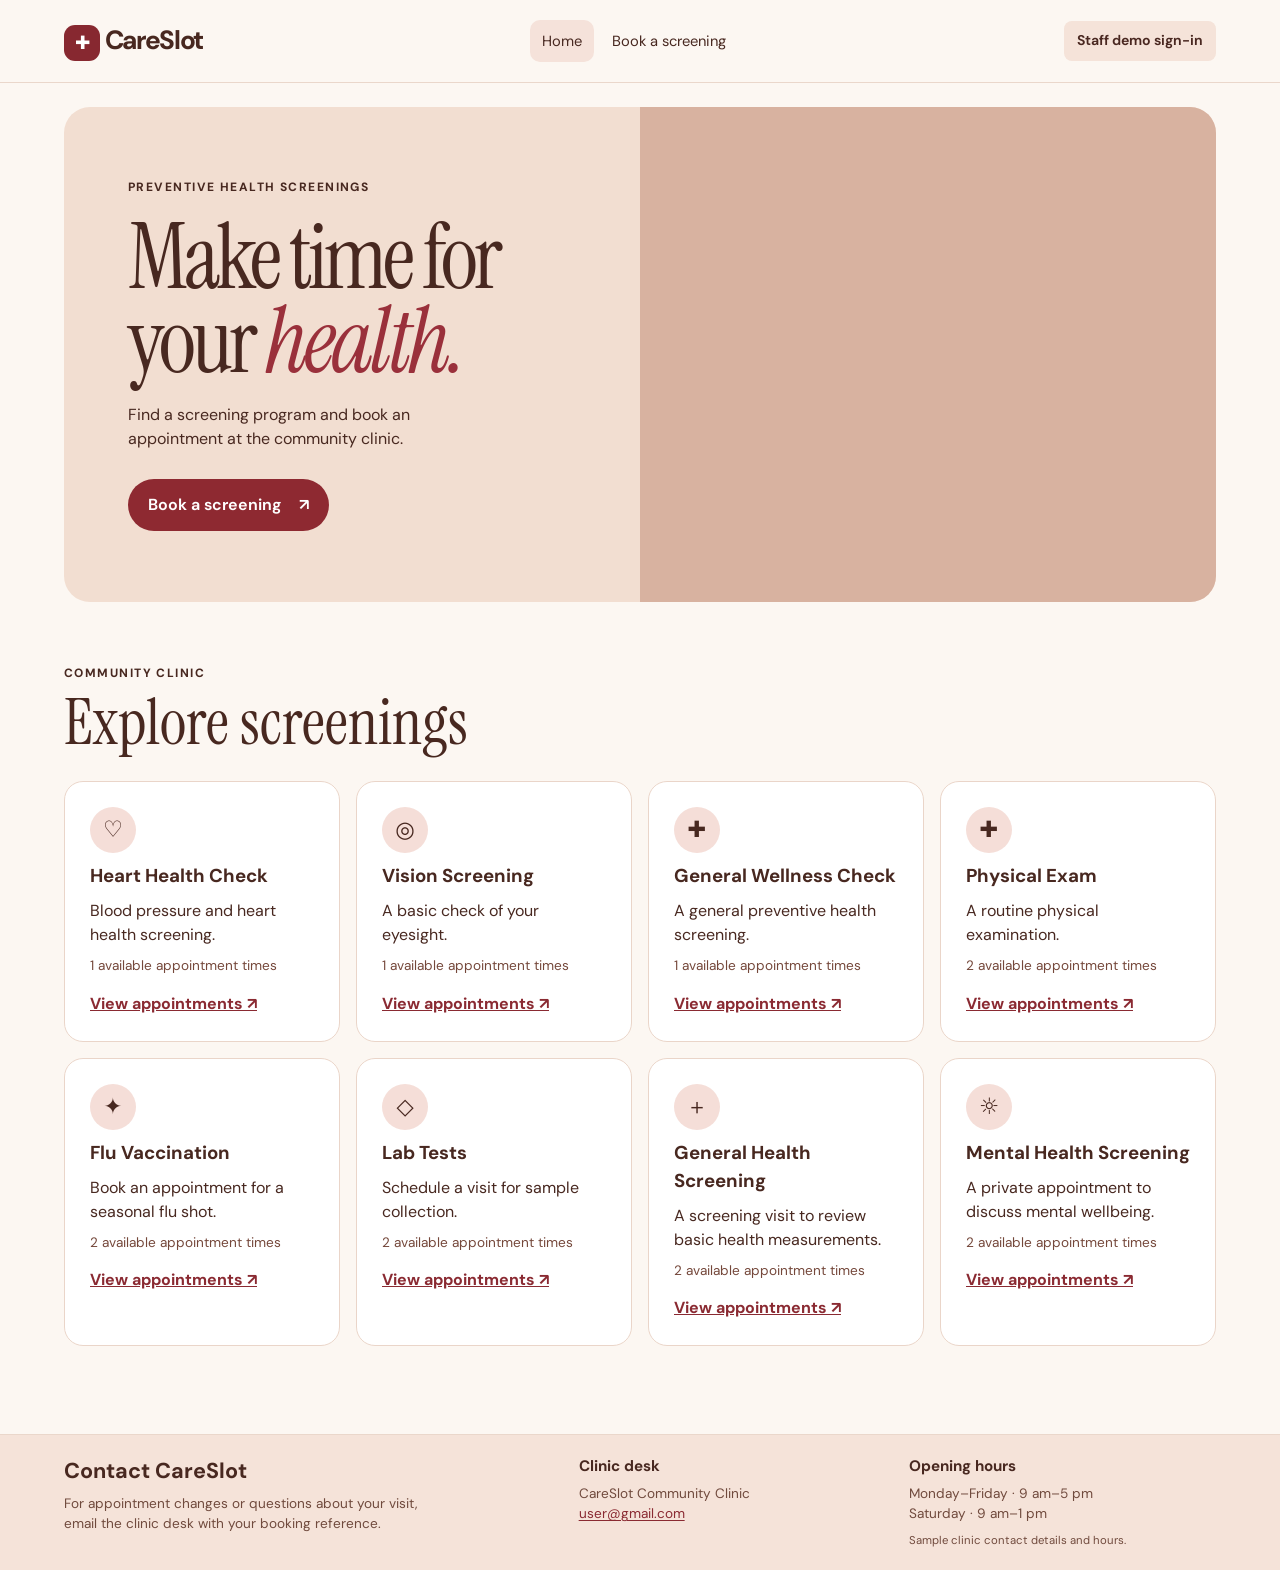
<file: index.html>
<!doctype html>
<html lang="en">
<head>
<meta charset="utf-8">
<meta name="viewport" content="width=device-width, initial-scale=1">
<meta name="description" content="Book and manage health screening appointments with CareSlot.">
<title>CareSlot | Health Screening Appointments</title>
<link rel="stylesheet" href="style.css">
<script src="app.js" defer></script>
</head>
<body>
<a class="skip" href="#main">Skip to content</a>
<header class="site-header">
  <a class="brand" href="#home"><span aria-hidden="true">✚</span> CareSlot</a>
  <nav aria-label="Main navigation">
    <a href="#home">Home</a>
    <a href="#booking">Book a screening</a>
    <a href="#overview" data-staff hidden>Dashboard</a>
    <a href="#programs" data-staff hidden>Programs &amp; slots</a>
    <a href="#appointments" data-staff hidden>Appointments</a>
  </nav>
  <button id="staff-toggle" class="secondary">Staff demo sign-in</button>
</header>
<main id="main" tabindex="-1">
  <p class="eyebrow" id="workspace"></p>
  <h1 id="heading"></h1>
  <p id="intro"></p>
  <p id="notice" role="status"></p>
  <div id="content"></div>
</main>
<footer class="site-footer" aria-labelledby="contact-title">
  <div>
    <h2 id="contact-title">Contact CareSlot</h2>
    <p>For appointment changes or questions about your visit, email the clinic desk with your booking reference.</p>
  </div>
  <div>
    <h3>Clinic desk</h3>
    <address>CareSlot Community Clinic<br><a href="mailto:user@gmail.com">user@gmail.com</a></address>
  </div>
  <div>
    <h3>Opening hours</h3>
    <p>Monday–Friday · 9 am–5 pm<br>Saturday · 9 am–1 pm</p>
    <small>Sample clinic contact details and hours.</small>
  </div>
</footer>
</body>
</html>
</file>
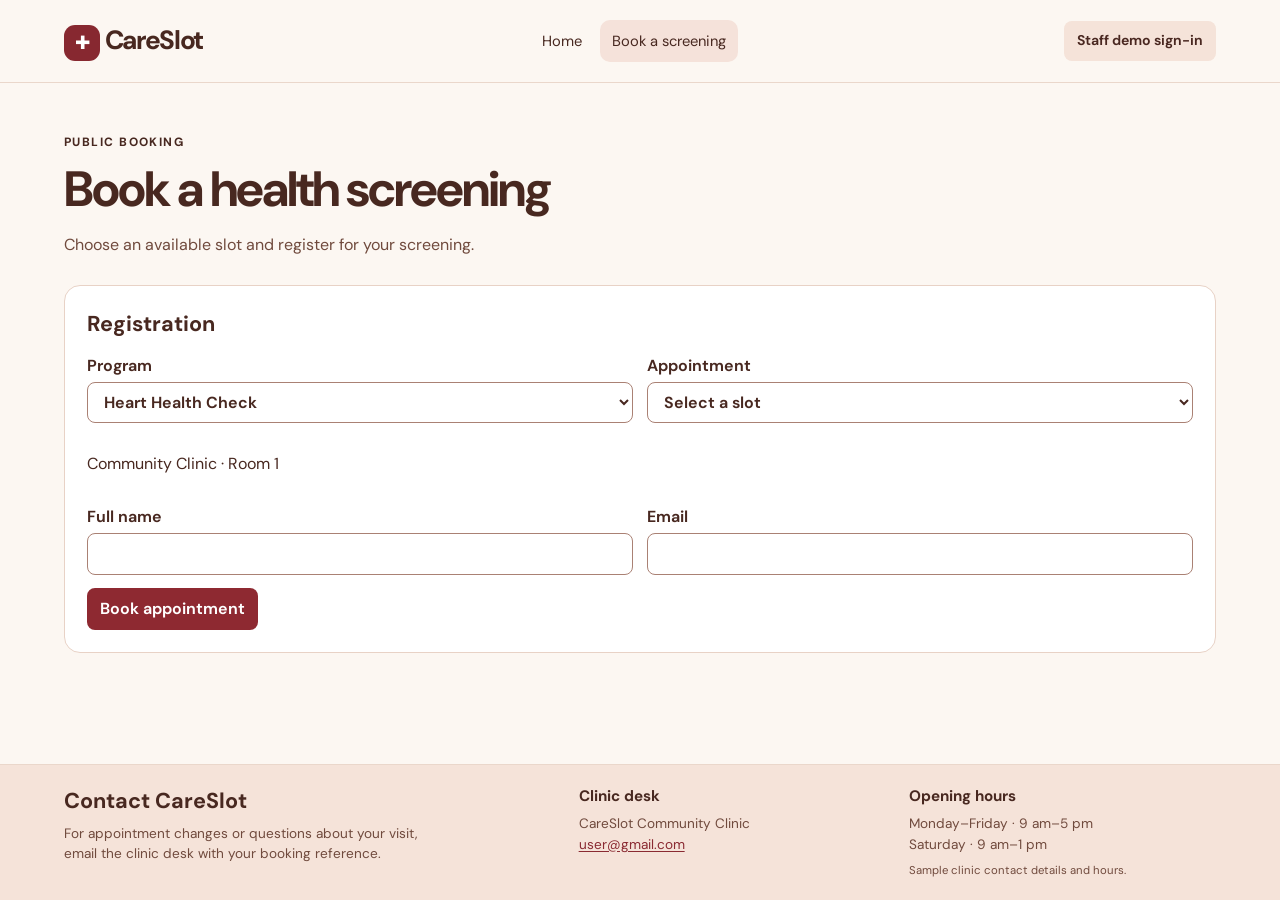
<file: appointments.html>
<!doctype html>
<html lang="en">
<head>
<meta charset="utf-8">
<meta name="viewport" content="width=device-width, initial-scale=1">
<meta name="description" content="Book and manage health screening appointments with CareSlot.">
<title>CareSlot | Health Screening Appointments</title>
<link rel="stylesheet" href="style.css">
<script src="app.js" defer></script>
</head>
<body data-page="appointments">
<a class="skip" href="#main">Skip to content</a>
<header class="site-header">
  <a class="brand" href="index.html#home"><span aria-hidden="true">✚</span> CareSlot</a>
  <nav aria-label="Main navigation">
    <a href="index.html#home">Home</a>
    <a href="index.html#booking">Book a screening</a>
    <a href="index.html#overview" data-staff hidden>Dashboard</a>
    <a href="index.html#programs" data-staff hidden>Programs &amp; slots</a>
    <a href="index.html#appointments" data-staff hidden>Appointments</a>
  </nav>
  <button id="staff-toggle" class="secondary">Staff demo sign-in</button>
</header>
<main id="main" tabindex="-1">
  <p class="eyebrow" id="workspace"></p>
  <h1 id="heading"></h1>
  <p id="intro"></p>
  <p id="notice" role="status"></p>
  <div id="content"></div>
</main>
<footer class="site-footer" aria-labelledby="contact-title">
  <div>
    <h2 id="contact-title">Contact CareSlot</h2>
    <p>For appointment changes or questions about your visit, email the clinic desk with your booking reference.</p>
  </div>
  <div>
    <h3>Clinic desk</h3>
    <address>CareSlot Community Clinic<br><a href="mailto:user@gmail.com">user@gmail.com</a></address>
  </div>
  <div>
    <h3>Opening hours</h3>
    <p>Monday–Friday · 9 am–5 pm<br>Saturday · 9 am–1 pm</p>
    <small>Sample clinic contact details and hours.</small>
  </div>
</footer>
</body>
</html>
</file>
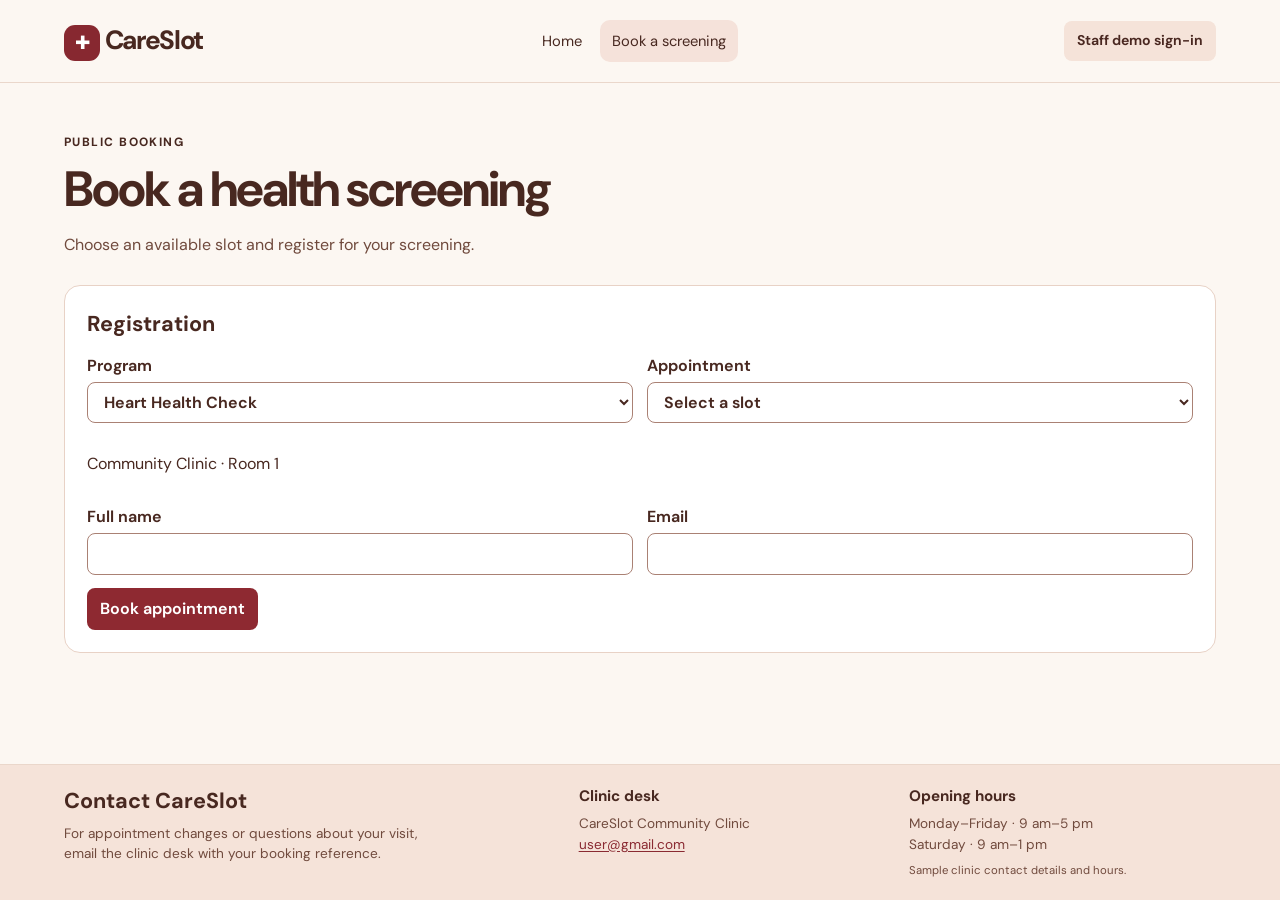
<file: booking.html>
<!doctype html>
<html lang="en">
<head>
<meta charset="utf-8">
<meta name="viewport" content="width=device-width, initial-scale=1">
<meta name="description" content="Book and manage health screening appointments with CareSlot.">
<title>CareSlot | Health Screening Appointments</title>
<link rel="stylesheet" href="style.css">
<script src="app.js" defer></script>
</head>
<body data-page="booking">
<a class="skip" href="#main">Skip to content</a>
<header class="site-header">
  <a class="brand" href="index.html#home"><span aria-hidden="true">✚</span> CareSlot</a>
  <nav aria-label="Main navigation">
    <a href="index.html#home">Home</a>
    <a href="index.html#booking">Book a screening</a>
    <a href="index.html#overview" data-staff hidden>Dashboard</a>
    <a href="index.html#programs" data-staff hidden>Programs &amp; slots</a>
    <a href="index.html#appointments" data-staff hidden>Appointments</a>
  </nav>
  <button id="staff-toggle" class="secondary">Staff demo sign-in</button>
</header>
<main id="main" tabindex="-1">
  <p class="eyebrow" id="workspace"></p>
  <h1 id="heading"></h1>
  <p id="intro"></p>
  <p id="notice" role="status"></p>
  <div id="content"></div>
</main>
<footer class="site-footer" aria-labelledby="contact-title">
  <div>
    <h2 id="contact-title">Contact CareSlot</h2>
    <p>For appointment changes or questions about your visit, email the clinic desk with your booking reference.</p>
  </div>
  <div>
    <h3>Clinic desk</h3>
    <address>CareSlot Community Clinic<br><a href="mailto:user@gmail.com">user@gmail.com</a></address>
  </div>
  <div>
    <h3>Opening hours</h3>
    <p>Monday–Friday · 9 am–5 pm<br>Saturday · 9 am–1 pm</p>
    <small>Sample clinic contact details and hours.</small>
  </div>
</footer>
</body>
</html>
</file>
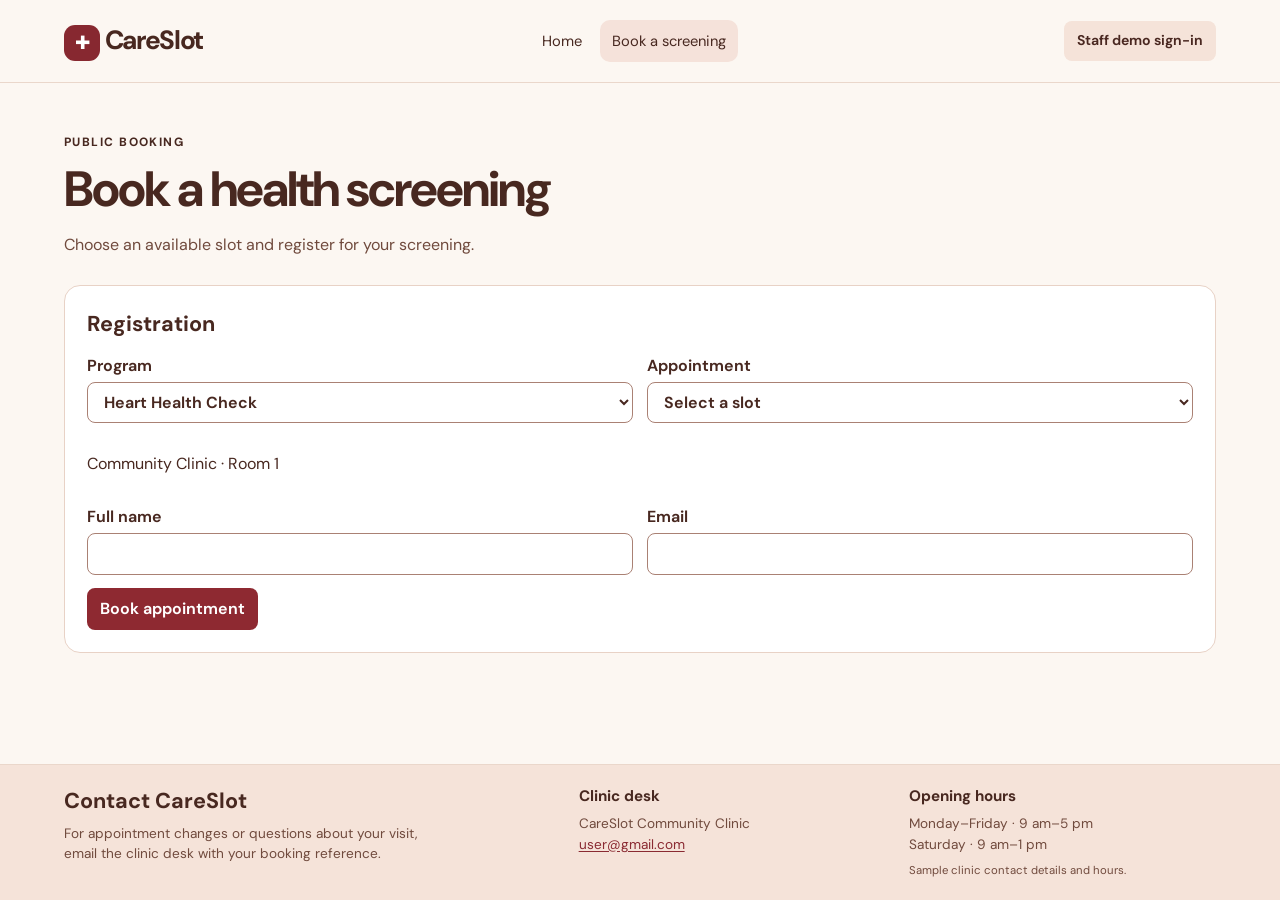
<file: overview.html>
<!doctype html>
<html lang="en">
<head>
<meta charset="utf-8">
<meta name="viewport" content="width=device-width, initial-scale=1">
<meta name="description" content="Book and manage health screening appointments with CareSlot.">
<title>CareSlot | Health Screening Appointments</title>
<link rel="stylesheet" href="style.css">
<script src="app.js" defer></script>
</head>
<body data-page="overview">
<a class="skip" href="#main">Skip to content</a>
<header class="site-header">
  <a class="brand" href="index.html#home"><span aria-hidden="true">✚</span> CareSlot</a>
  <nav aria-label="Main navigation">
    <a href="index.html#home">Home</a>
    <a href="index.html#booking">Book a screening</a>
    <a href="index.html#overview" data-staff hidden>Dashboard</a>
    <a href="index.html#programs" data-staff hidden>Programs &amp; slots</a>
    <a href="index.html#appointments" data-staff hidden>Appointments</a>
  </nav>
  <button id="staff-toggle" class="secondary">Staff demo sign-in</button>
</header>
<main id="main" tabindex="-1">
  <p class="eyebrow" id="workspace"></p>
  <h1 id="heading"></h1>
  <p id="intro"></p>
  <p id="notice" role="status"></p>
  <div id="content"></div>
</main>
<footer class="site-footer" aria-labelledby="contact-title">
  <div>
    <h2 id="contact-title">Contact CareSlot</h2>
    <p>For appointment changes or questions about your visit, email the clinic desk with your booking reference.</p>
  </div>
  <div>
    <h3>Clinic desk</h3>
    <address>CareSlot Community Clinic<br><a href="mailto:user@gmail.com">user@gmail.com</a></address>
  </div>
  <div>
    <h3>Opening hours</h3>
    <p>Monday–Friday · 9 am–5 pm<br>Saturday · 9 am–1 pm</p>
    <small>Sample clinic contact details and hours.</small>
  </div>
</footer>
</body>
</html>
</file>
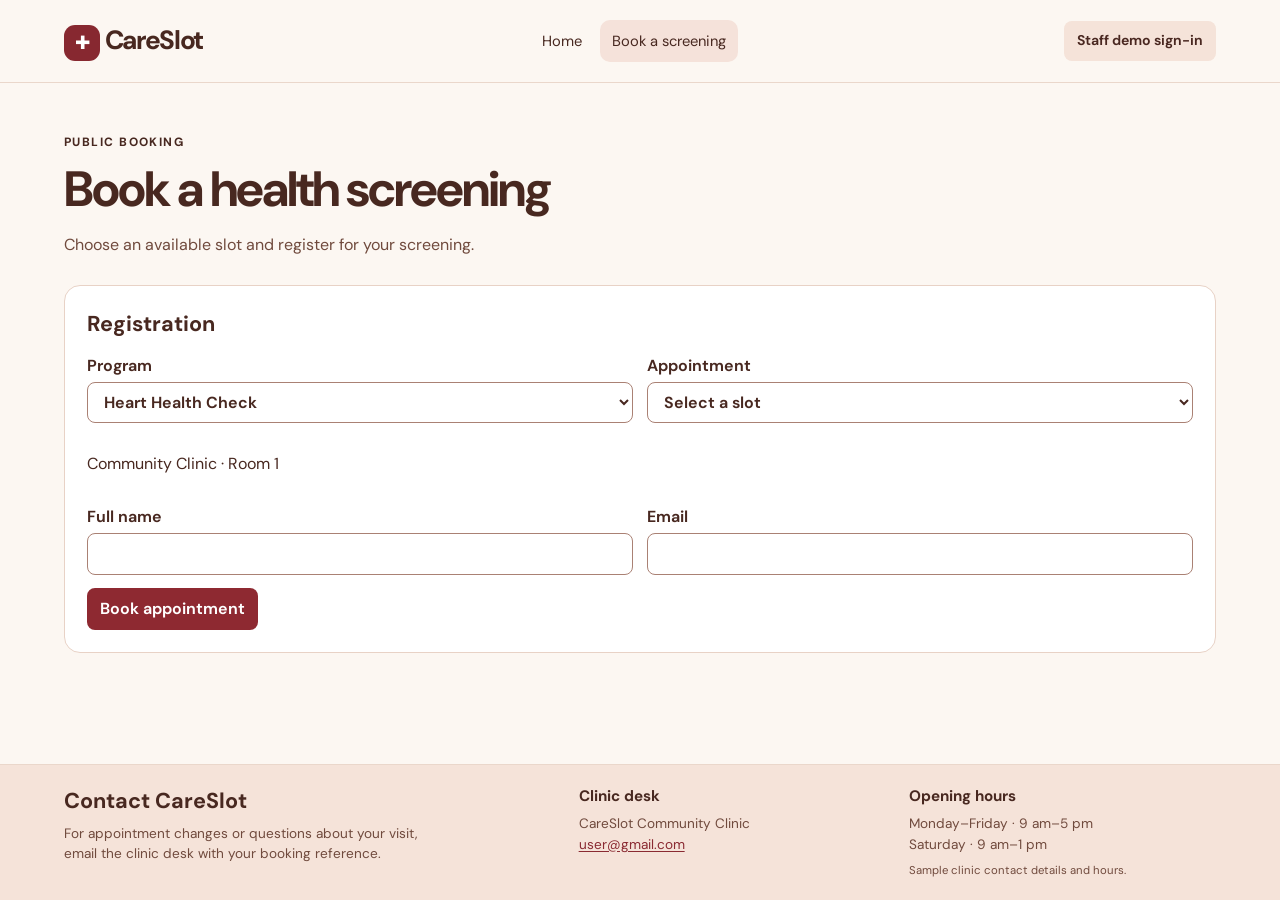
<file: programs.html>
<!doctype html>
<html lang="en">
<head>
<meta charset="utf-8">
<meta name="viewport" content="width=device-width, initial-scale=1">
<meta name="description" content="Book and manage health screening appointments with CareSlot.">
<title>CareSlot | Health Screening Appointments</title>
<link rel="stylesheet" href="style.css">
<script src="app.js" defer></script>
</head>
<body data-page="programs">
<a class="skip" href="#main">Skip to content</a>
<header class="site-header">
  <a class="brand" href="index.html#home"><span aria-hidden="true">✚</span> CareSlot</a>
  <nav aria-label="Main navigation">
    <a href="index.html#home">Home</a>
    <a href="index.html#booking">Book a screening</a>
    <a href="index.html#overview" data-staff hidden>Dashboard</a>
    <a href="index.html#programs" data-staff hidden>Programs &amp; slots</a>
    <a href="index.html#appointments" data-staff hidden>Appointments</a>
  </nav>
  <button id="staff-toggle" class="secondary">Staff demo sign-in</button>
</header>
<main id="main" tabindex="-1">
  <p class="eyebrow" id="workspace"></p>
  <h1 id="heading"></h1>
  <p id="intro"></p>
  <p id="notice" role="status"></p>
  <div id="content"></div>
</main>
<footer class="site-footer" aria-labelledby="contact-title">
  <div>
    <h2 id="contact-title">Contact CareSlot</h2>
    <p>For appointment changes or questions about your visit, email the clinic desk with your booking reference.</p>
  </div>
  <div>
    <h3>Clinic desk</h3>
    <address>CareSlot Community Clinic<br><a href="mailto:user@gmail.com">user@gmail.com</a></address>
  </div>
  <div>
    <h3>Opening hours</h3>
    <p>Monday–Friday · 9 am–5 pm<br>Saturday · 9 am–1 pm</p>
    <small>Sample clinic contact details and hours.</small>
  </div>
</footer>
</body>
</html>
</file>
<file: style.css>
@import url('https://fonts.googleapis.com/css2?family=DM+Sans:wght@400;500;600;700&family=Instrument+Serif:ital@0;1&display=swap');
:root { font: 16px/1.5 system-ui, sans-serif; color: #492720; background: #faf1e9; }
* { box-sizing: border-box; }
body { margin: 0; display: grid; grid-template-columns: 240px minmax(0, 1fr); min-height: 100vh; }
aside { background: #492720; color: #fff; padding: 30px 22px; }
aside a { color: inherit; text-decoration: none; }
.brand { font-size: 1.65rem; font-weight: 750; }
.eyebrow { letter-spacing: .12em; font-size: .75rem; font-weight: 750; }
aside .eyebrow { color: #eed0c2; margin-top: .25rem; }
nav { display: grid; gap: 6px; margin: 28px 0; }
nav a { padding: 10px 12px; border-radius: 10px; }
nav a:hover, nav a[aria-current="page"] { background: #743d32; }
[hidden] { display: none !important; }
main { padding: 38px clamp(18px, 4vw, 58px); width: 100%; max-width: 1320px; }
h1 { margin: 0; font-size: clamp(2rem, 5vw, 3.1rem); line-height: 1.08; letter-spacing: -.04em; }
h2 { margin: 0 0 14px; font-size: 1.35rem; }
#intro, footer { color: #704a3d; }
#notice { font-weight: 650; }
#notice:empty { display: none; }
#content { display: grid; gap: 20px; margin-top: 28px; }
.card { background: white; border: 1px solid #e8d2c6; border-radius: 16px; padding: 22px; min-width: 0; }
.grid { display: grid; gap: 14px; grid-template-columns: repeat(auto-fit, minmax(min(100%, 195px), 1fr)); }
.metric strong { display: block; font-size: 2.15rem; }
form { display: grid; gap: 13px; align-items: end; }
label { display: grid; gap: 4px; font-weight: 650; }
input, select, button, .button { font: inherit; border-radius: 8px; padding: 8px 12px; }
input, select { min-width: 0; width: 100%; border: 1px solid #aa8174; background: white; color: inherit; }
button, .button { cursor: pointer; background: #8e2931; color: white; border: 1px solid transparent; font-weight: 650; text-decoration: none; display: inline-block; width: fit-content; }
button:hover, .button:hover { background: #a3373c; }
button:disabled { opacity: .55; cursor: default; }
.secondary { background: #f5e3d9; color: #492720; }
.secondary:hover { background: #edcbbf; }
:focus-visible { outline: 3px solid #9d4d32; outline-offset: 3px; }
.table-wrap { overflow-x: auto; }
table { width: 100%; border-collapse: collapse; text-align: left; }
th, td { padding: 12px 9px; border-bottom: 1px solid #efded6; vertical-align: top; }
th { font-size: .85rem; }
td select { min-width: 120px; }
.toolbar { display: flex; flex-wrap: wrap; gap: 12px; margin-bottom: 14px; }
footer { font-size: .85rem; margin-top: 28px; }
@media (max-width: 690px) { body { grid-template-columns: 1fr; } aside { padding: 16px 18px; } nav { display: flex; flex-wrap: wrap; margin: 12px 0; } main { padding-top: 22px; } }

/* Public site and staff workspace */

:root { font-family: 'DM Sans', system-ui, sans-serif; background: #fcf7f2; color: #482820; }
body:has(.site-header) { display: flex; flex-direction: column; }
.site-header, .site-footer { width: min(100%, 1440px); margin-inline: auto; padding: 20px clamp(20px, 5vw, 72px); display: flex; align-items: center; justify-content: space-between; gap: 18px; }
.site-header { border-bottom: 1px solid #ead7cb; }
.site-header a { color: inherit; text-decoration: none; }
.site-header .brand { white-space: nowrap; letter-spacing: -.05em; }
.brand span { display: inline-grid; place-items: center; width: 36px; height: 36px; border-radius: 11px; background: #872830; color: #fff; font-size: 1.15rem; }
.site-header nav { margin: 0; display: flex; flex-wrap: wrap; justify-content: center; font-size: .92rem; }
.site-header nav a:hover, .site-header nav a[aria-current="page"] { background: #f5e2da; }
.site-header button { font-size: .88rem; }
body:has(.site-header) main { max-width: 1440px; margin-inline: auto; padding-inline: clamp(20px, 5vw, 72px); flex: 1; }
body.home main { padding-top: 24px; }
.home :is(#workspace, #heading, #intro) { display: none; }
.home #content { margin-top: 0; }
.hero { display: grid; grid-template-columns: 1fr 1fr; min-height: 495px; overflow: hidden; background: #f2ded1; border-radius: 26px; }
.hero-copy { display: grid; align-content: center; justify-items: start; gap: 20px; padding: clamp(28px, 5vw, 78px); }
.hero-copy p { margin: 0; max-width: 32ch; }
.hero h1 { font: 400 clamp(3.5rem, 7vw, 7rem)/.93 'Instrument Serif', Georgia, serif; letter-spacing: -.045em; }
.hero h1 em { color: #9a303b; }
.hero .button { margin-top: 8px; padding: 13px 19px; border-radius: 30px; }
.hero .button span { margin-left: 14px; }
.hero-photo { background: #d8b2a0 url('https://static.wixstatic.com/media/c837a6_4d6768bd8d584c358e45d8528340347b~mv2.jpg') center / cover no-repeat; }
.screenings { padding-block: 42px 22px; }
.screenings .eyebrow { margin: 0 0 7px; }
.screenings h2 { font: 400 clamp(2.5rem, 5vw, 4rem)/1.05 'Instrument Serif', Georgia, serif; margin-bottom: 25px; }
.screening-grid { display: grid; grid-template-columns: repeat(auto-fit, minmax(min(100%, 240px), 1fr)); gap: 16px; }
.screening { border: 1px solid #ead5c9; border-radius: 19px; background: #fff; padding: 25px; display: grid; align-content: start; gap: 9px; transition: transform .23s ease, box-shadow .23s ease; }
.screening:hover, .screening:focus-within { transform: translateY(-4px); box-shadow: 0 12px 26px #49272018; }
.screening-icon { display: grid; place-items: center; border-radius: 50%; width: 46px; height: 46px; background: #f5ded8; font-size: 1.4rem; }
.screening h3, .screening p { margin: 0; }
.screening .availability { color: #75483b; font-size: .85rem; }
.screening a { color: #8a2a32; font-weight: 700; margin-top: 6px; width: fit-content; }
.site-footer { border-top: 1px solid #ead7cb; color: #704a3d; flex-wrap: wrap; }
.skip { position: absolute; left: 12px; top: 8px; z-index: 1; background: white; padding: 6px 12px; }
.skip:not(:focus) { clip-path: inset(50%); }
.enter { animation: reveal .42s ease both; }
@keyframes reveal { from { opacity: 0; transform: translateY(12px); } to { opacity: 1; transform: translateY(0); } }
@media (max-width: 760px) {
  .site-header { flex-wrap: wrap; }
  .site-header nav { order: 1; justify-content: flex-start; width: 100%; }
  .hero { grid-template-columns: 1fr; min-height: auto; }
  .hero-photo { min-height: 245px; }
}
@media (prefers-reduced-motion: reduce) {
  *, *::before, *::after { animation: none !important; transition: none !important; }
  .screening:hover, .screening:focus-within { transform: none; }
}


.site-footer { display: grid; grid-template-columns: 1.6fr 1fr 1fr; align-items: start; gap: 24px; background: #f5e3d9; }
.site-footer h2, .site-footer h3 { margin: 0 0 6px; color: #482820; }
.site-footer h3 { font-size: .95rem; }
.site-footer p { margin: 0; max-width: 42ch; }
.site-footer address { font-style: normal; }
.site-footer a { color: #8a2a32; text-underline-offset: .18em; }
.site-footer small { display: block; margin-top: 8px; }
@media (max-width: 700px) {
  .site-footer { grid-template-columns: 1fr; gap: 18px; }
}
</file>
